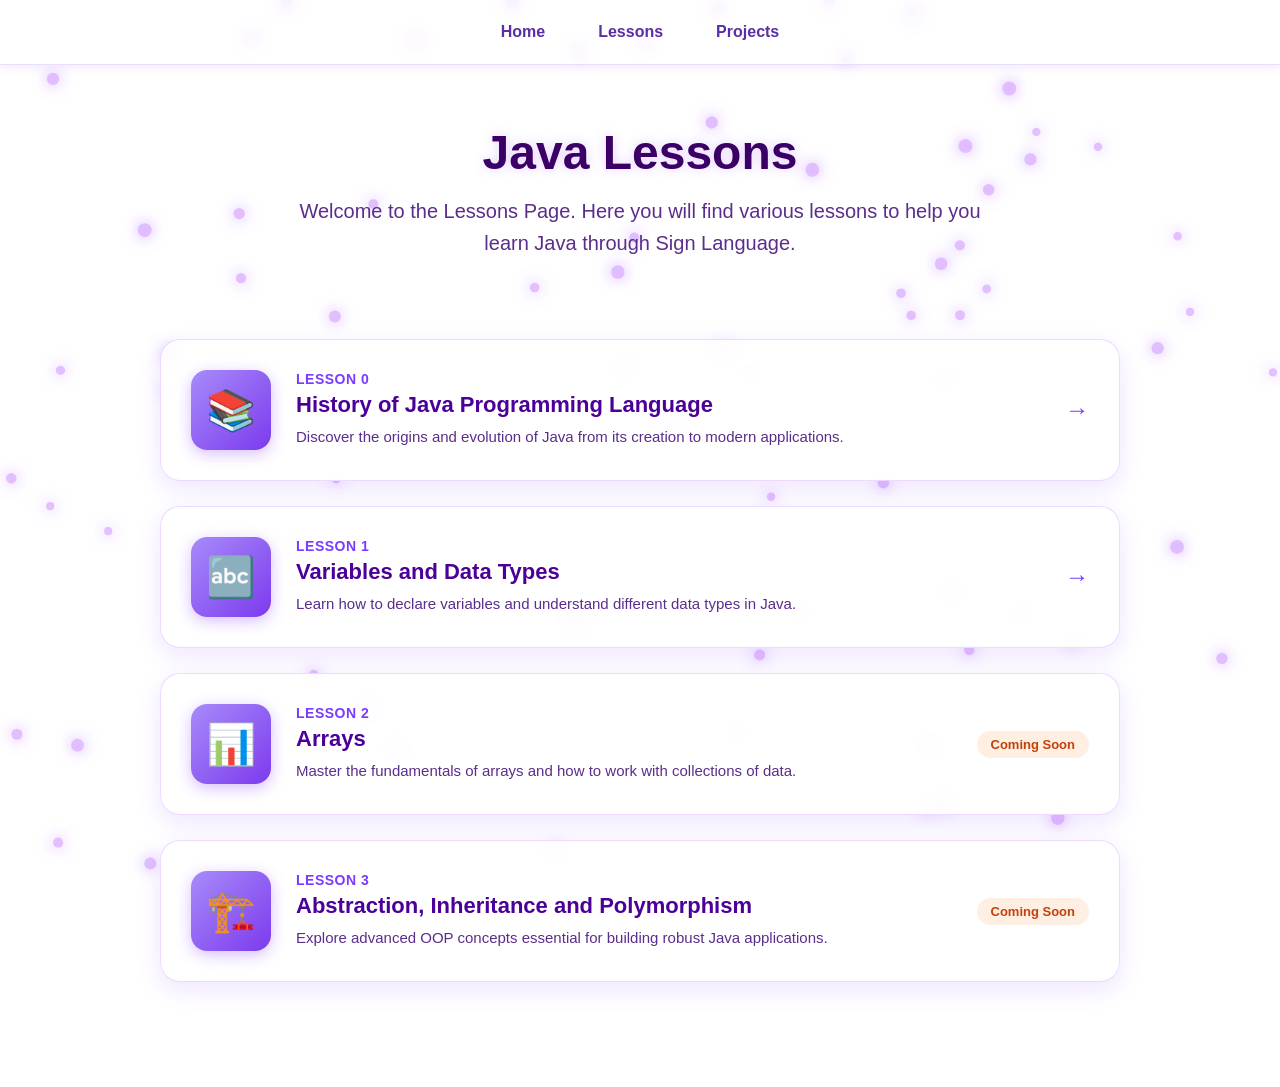
<file: lessons/index.html>
<!DOCTYPE html>
<html lang="en">

<head>
    <meta charset="UTF-8">
    <meta name="viewport" content="width=device-width, initial-scale=1.0">
    <title>Lessons - Java Sign Language Learning</title>
    <link rel="stylesheet" href="../css/lessons.css">
</head>

<body>
    
    <canvas id="waveCanvas"></canvas>
    <canvas id="particleCanvas"></canvas>

    <nav>
        <a href="../index.html">Home</a>
        <a href="index.html">Lessons</a>
        <a href="../projects/index.html">Projects</a>
    </nav>

    <div class="hero">
        <h1>Java Lessons</h1>
        <p>Welcome to the Lessons Page. Here you will find various lessons to help you learn Java through Sign Language.</p>
    </div>

    <div class="lessons-container">
        
        <!-- Lesson 0 -->
        <a href="lesson1/lesson1.html" class="lesson-card">
            <div class="lesson-icon">📚</div>
            <div class="lesson-content">
                <div class="lesson-number">Lesson 0</div>
                <div class="lesson-title">History of Java Programming Language</div>
                <div class="lesson-description">Discover the origins and evolution of Java from its creation to modern applications.</div>
            </div>
            <div class="lesson-arrow">→</div>
        </a>

        <!-- Lesson 1 -->
        <a href="lesson2/lesson2.html" class="lesson-card">
            <div class="lesson-icon">🔤</div>
            <div class="lesson-content">
                <div class="lesson-number">Lesson 1</div>
                <div class="lesson-title">Variables and Data Types</div>
                <div class="lesson-description">Learn how to declare variables and understand different data types in Java.</div>
            </div>
            <div class="lesson-arrow">→</div>
        </a>

        <!-- Lesson 2 -->
        <div class="lesson-card coming-soon">
            <div class="lesson-icon">📊</div>
            <div class="lesson-content">
                <div class="lesson-number">Lesson 2</div>
                <div class="lesson-title">Arrays</div>
                <div class="lesson-description">Master the fundamentals of arrays and how to work with collections of data.</div>
            </div>
            <span class="coming-soon-badge">Coming Soon</span>
        </div>

        <!-- Lesson 3 -->
        <div class="lesson-card coming-soon">
            <div class="lesson-icon">🏗️</div>
            <div class="lesson-content">
                <div class="lesson-number">Lesson 3</div>
                <div class="lesson-title">Abstraction, Inheritance and Polymorphism</div>
                <div class="lesson-description">Explore advanced OOP concepts essential for building robust Java applications.</div>
            </div>
            <span class="coming-soon-badge">Coming Soon</span>
        </div>

    </div>

    <script src="../js/effects.js"></script>

</body>

</html>
</file>
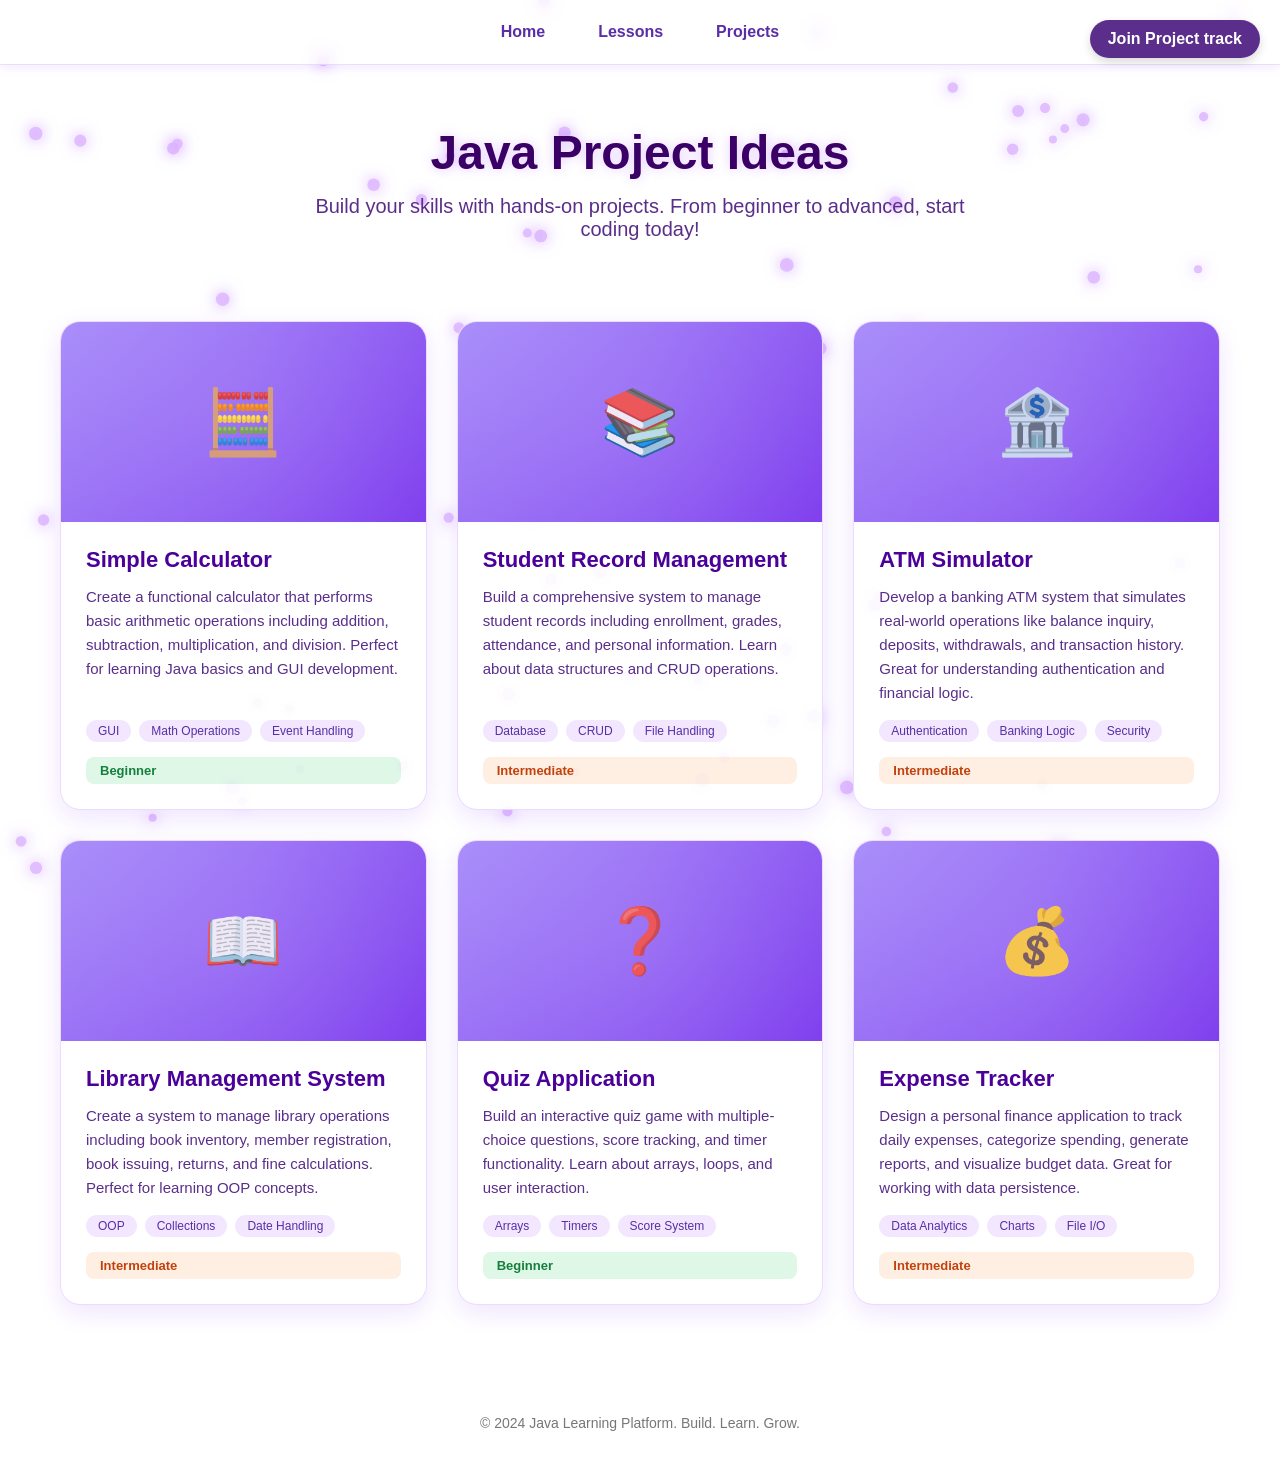
<file: projects/index.html>
<!DOCTYPE html>
<html lang="en">
<head>
<meta charset="UTF-8">
<meta name="viewport" content="width=device-width, initial-scale=1.0">
<title>Java Project Ideas</title>
<link rel="stylesheet" href="../css/projects.css">
</head>
<body>

<canvas id="waveCanvas"></canvas>
<canvas id="particleCanvas"></canvas>

<nav>
  <a href="../index.html">Home</a>
  <a href="../lessons/index.html">Lessons</a>
  <a href="#">Projects</a>
</nav>

<a href="mailto:signjava@gmail.com?subject=Java Learning Platform Inquiry" class="email-btn">
  Join Project track
</a>


<div class="hero">
  <h1>Java Project Ideas</h1>
  <p>Build your skills with hands-on projects. From beginner to advanced, start coding today!</p>
</div>

<div class="projects-container">
  
  <!-- Calculator Project -->
  <a href="calculator.html" class="project-card reveal">
    <div class="card-image">🧮</div>
    <div class="card-content">
      <h3 class="card-title">Simple Calculator</h3>
      <p class="card-description">Create a functional calculator that performs basic arithmetic operations including addition, subtraction, multiplication, and division. Perfect for learning Java basics and GUI development.</p>
      <div class="card-tags">
        <span class="tag">GUI</span>
        <span class="tag">Math Operations</span>
        <span class="tag">Event Handling</span>
      </div>
      <span class="card-difficulty difficulty-beginner">Beginner</span>
    </div>
  </a>

  <!-- Student Record System -->
  <a href="student-records.html" class="project-card reveal">
    <div class="card-image">📚</div>
    <div class="card-content">
      <h3 class="card-title">Student Record Management</h3>
      <p class="card-description">Build a comprehensive system to manage student records including enrollment, grades, attendance, and personal information. Learn about data structures and CRUD operations.</p>
      <div class="card-tags">
        <span class="tag">Database</span>
        <span class="tag">CRUD</span>
        <span class="tag">File Handling</span>
      </div>
      <span class="card-difficulty difficulty-intermediate">Intermediate</span>
    </div>
  </a>

  <!-- ATM Simulator -->
  <a href="atm.html" class="project-card reveal">
    <div class="card-image">🏦</div>
    <div class="card-content">
      <h3 class="card-title">ATM Simulator</h3>
      <p class="card-description">Develop a banking ATM system that simulates real-world operations like balance inquiry, deposits, withdrawals, and transaction history. Great for understanding authentication and financial logic.</p>
      <div class="card-tags">
        <span class="tag">Authentication</span>
        <span class="tag">Banking Logic</span>
        <span class="tag">Security</span>
      </div>
      <span class="card-difficulty difficulty-intermediate">Intermediate</span>
    </div>
  </a>

  <!-- Library Management -->
  <a href="library.html" class="project-card reveal">
    <div class="card-image">📖</div>
    <div class="card-content">
      <h3 class="card-title">Library Management System</h3>
      <p class="card-description">Create a system to manage library operations including book inventory, member registration, book issuing, returns, and fine calculations. Perfect for learning OOP concepts.</p>
      <div class="card-tags">
        <span class="tag">OOP</span>
        <span class="tag">Collections</span>
        <span class="tag">Date Handling</span>
      </div>
      <span class="card-difficulty difficulty-intermediate">Intermediate</span>
    </div>
  </a>

  <!-- Quiz Application -->
  <a href="quiz.html" class="project-card reveal">
    <div class="card-image">❓</div>
    <div class="card-content">
      <h3 class="card-title">Quiz Application</h3>
      <p class="card-description">Build an interactive quiz game with multiple-choice questions, score tracking, and timer functionality. Learn about arrays, loops, and user interaction.</p>
      <div class="card-tags">
        <span class="tag">Arrays</span>
        <span class="tag">Timers</span>
        <span class="tag">Score System</span>
      </div>
      <span class="card-difficulty difficulty-beginner">Beginner</span>
    </div>
  </a>

  <!-- Expense Tracker -->
  <a href="expense-tracker.html" class="project-card reveal">
    <div class="card-image">💰</div>
    <div class="card-content">
      <h3 class="card-title">Expense Tracker</h3>
      <p class="card-description">Design a personal finance application to track daily expenses, categorize spending, generate reports, and visualize budget data. Great for working with data persistence.</p>
      <div class="card-tags">
        <span class="tag">Data Analytics</span>
        <span class="tag">Charts</span>
        <span class="tag">File I/O</span>
      </div>
      <span class="card-difficulty difficulty-intermediate">Intermediate</span>
    </div>
  </a>

</div>

<footer>
  <p>&copy; 2024 Java Learning Platform. Build. Learn. Grow.</p>
</footer>

<script src="../js/effects.js"></script>

</body>
</html>
</file>
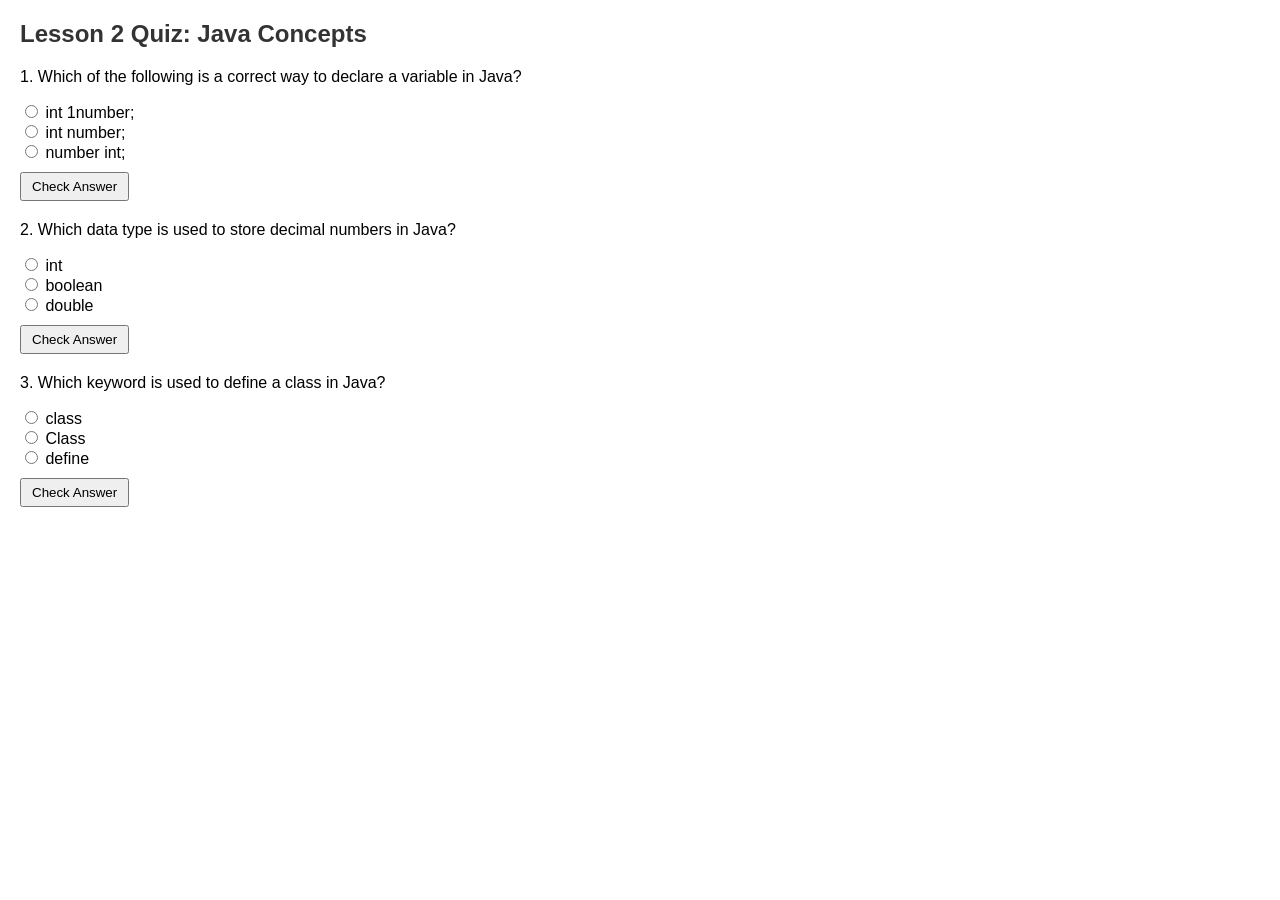
<file: lessons/lesson2/quiz2.html>
<!DOCTYPE html>
<html>

<head>
  <title>Lesson 2 Quiz</title>
  <style>
    body {
      font-family: Arial, sans-serif;
      margin: 20px;
    }

    h2 {
      color: #333;
    }

    .question {
      margin-bottom: 20px;
    }

    button {
      margin-top: 10px;
      padding: 5px 10px;
      cursor: pointer;
    }

    .feedback {
      margin-top: 10px;
      font-weight: bold;
    }

    .correct {
      color: green;
    }

    .wrong {
      color: red;
    }
  </style>
</head>

<body>
  <h2>Lesson 2 Quiz: Java Concepts</h2>

  <div class="question">
    <p>1. Which of the following is a correct way to declare a variable in Java?</p>
    <input type="radio" name="q1" value="a"> int 1number;<br>
    <input type="radio" name="q1" value="b"> int number;<br>
    <input type="radio" name="q1" value="c"> number int;<br>
    <button onclick="checkAnswer('q1', 'b', this)">Check Answer</button>
    <div class="feedback"></div>
  </div>

  <div class="question">
    <p>2. Which data type is used to store decimal numbers in Java?</p>
    <input type="radio" name="q2" value="a"> int<br>
    <input type="radio" name="q2" value="b"> boolean<br>
    <input type="radio" name="q2" value="c"> double<br>
    <button onclick="checkAnswer('q2', 'c', this)">Check Answer</button>
    <div class="feedback"></div>
  </div>

  <div class="question">
    <p>3. Which keyword is used to define a class in Java?</p>
    <input type="radio" name="q3" value="a"> class<br>
    <input type="radio" name="q3" value="b"> Class<br>
    <input type="radio" name="q3" value="c"> define<br>
    <button onclick="checkAnswer('q3', 'a', this)">Check Answer</button>
    <div class="feedback"></div>
  </div>

  <script>
    function checkAnswer(questionName, correctValue, btn) {
      const options = document.getElementsByName(questionName);
      let selected = null;
      for (const opt of options) {
        if (opt.checked) {
          selected = opt.value;
        }
      }
      const feedback = btn.nextElementSibling;
      if (!selected) {
        feedback.textContent = "Please select an answer.";
        feedback.className = "feedback wrong";
        return;
      }
      if (selected === correctValue) {
        feedback.textContent = "Correct!";
        feedback.className = "feedback correct";
      } else {
        feedback.textContent = `Wrong! The correct answer is "${correctValue}".`;
        feedback.className = "feedback wrong";
      }
    }
  </script>
</body>

</html>
</file>
<file: css/lessons.css>
* {
  margin: 0;
  padding: 0;
  box-sizing: border-box;
}

body {
  font-family: "Poppins", sans-serif;
  background: #ffffff;
  color: #3a2b4f;
  min-height: 100vh;
  overflow-x: hidden;
}

/* WAVE BACKGROUND CANVAS */
#waveCanvas, #particleCanvas {
  position: fixed;
  top: 0;
  left: 0;
  width: 100%;
  height: 100%;
  z-index: -1;
}

/* NAVBAR */
nav {
  background: rgba(255, 255, 255, 0.7);
  backdrop-filter: blur(8px);
  padding: 15px 25px;
  display: flex;
  gap: 25px;
  position: sticky;
  top: 0;
  z-index: 5;
  border-bottom: 1px solid rgba(180, 120, 255, 0.25);
  justify-content: center;
  box-shadow: 0 2px 10px rgba(120, 40, 255, 0.1);
}

nav a {
  color: #5a2ea6;
  font-weight: 600;
  text-decoration: none;
  padding: 8px 14px;
  border-radius: 6px;
  transition: 0.25s ease;
}

nav a:hover {
  background: rgba(170, 94, 255, 0.18);
  color: #3b0066;
  box-shadow: 0 0 12px rgba(170, 94, 255, 0.4);
}

/* HERO SECTION */
.hero {
  text-align: center;
  padding: 60px 20px 40px;
  animation: fadeIn 0.8s ease;
}

.hero h1 {
  font-size: 48px;
  font-weight: 700;
  color: #3b0066;
  text-shadow: 0 0 12px rgba(150, 60, 255, 0.25);
  margin-bottom: 15px;
}

.hero p {
  font-size: 20px;
  color: #5a2e8a;
  max-width: 700px;
  margin: 0 auto;
  line-height: 1.6;
}

/* LESSONS CONTAINER */
.lessons-container {
  max-width: 1000px;
  margin: 0 auto;
  padding: 40px 20px 80px;
}

/* LESSON CARD */
.lesson-card {
  background: rgba(255, 255, 255, 0.9);
  border-radius: 20px;
  padding: 30px;
  margin-bottom: 25px;
  box-shadow: 0 8px 25px rgba(120, 40, 255, 0.12);
  border: 1px solid rgba(170, 94, 255, 0.22);
  backdrop-filter: blur(8px);
  transition: all 0.3s ease;
  display: flex;
  align-items: center;
  gap: 25px;
  text-decoration: none;
  opacity: 0;
  transform: translateY(30px);
  animation: fadeUp 0.6s ease forwards;
}

.lesson-card:nth-child(1) { animation-delay: 0.1s; }
.lesson-card:nth-child(2) { animation-delay: 0.2s; }
.lesson-card:nth-child(3) { animation-delay: 0.3s; }
.lesson-card:nth-child(4) { animation-delay: 0.4s; }
.lesson-card:nth-child(5) { animation-delay: 0.5s; }
.lesson-card:nth-child(6) { animation-delay: 0.6s; }

.lesson-card:hover {
  transform: translateY(-5px);
  box-shadow: 0 12px 35px rgba(120, 40, 255, 0.25);
}

.lesson-card.coming-soon {
  opacity: 0.6;
  cursor: not-allowed;
}

.lesson-card.coming-soon:hover {
  transform: translateY(0);
  box-shadow: 0 8px 25px rgba(120, 40, 255, 0.12);
}

/* LESSON ICON */
.lesson-icon {
  width: 80px;
  height: 80px;
  background: linear-gradient(135deg, #a78bfa 0%, #7c3aed 100%);
  border-radius: 16px;
  display: flex;
  align-items: center;
  justify-content: center;
  font-size: 40px;
  flex-shrink: 0;
  box-shadow: 0 4px 15px rgba(120, 40, 255, 0.3);
}

/* LESSON CONTENT */
.lesson-content {
  flex-grow: 1;
}

.lesson-number {
  font-size: 14px;
  color: #7b3bff;
  font-weight: 600;
  text-transform: uppercase;
  letter-spacing: 0.5px;
  margin-bottom: 5px;
}

.lesson-title {
  font-size: 22px;
  color: #4b0099;
  font-weight: 600;
  margin-bottom: 8px;
}

.lesson-description {
  font-size: 15px;
  color: #5a2e8a;
  line-height: 1.5;
}

/* COMING SOON BADGE */
.coming-soon-badge {
  background: rgba(251, 146, 60, 0.15);
  color: #c2410c;
  padding: 6px 14px;
  border-radius: 20px;
  font-size: 13px;
  font-weight: 600;
  flex-shrink: 0;
}

/* ARROW ICON */
.lesson-arrow {
  font-size: 24px;
  color: #7b3bff;
  flex-shrink: 0;
  transition: transform 0.3s ease;
}

.lesson-card:hover .lesson-arrow {
  transform: translateX(5px);
}

.lesson-card.coming-soon .lesson-arrow {
  opacity: 0.3;
}

/* ANIMATIONS */
@keyframes fadeIn {
  from { opacity: 0; transform: translateY(20px); }
  to { opacity: 1; transform: translateY(0); }
}

@keyframes fadeUp {
  to {
    opacity: 1;
    transform: translateY(0);
  }
}

/* RESPONSIVE */
@media (max-width: 768px) {
  .hero h1 {
    font-size: 36px;
  }
  
  .hero p {
    font-size: 16px;
  }
  
  .lessons-container {
    padding: 30px 15px;
  }
  
  .lesson-card {
    flex-direction: column;
    text-align: center;
    padding: 25px;
  }
  
  .lesson-icon {
    width: 70px;
    height: 70px;
    font-size: 35px;
  }
  
  .lesson-title {
    font-size: 20px;
  }
  
  .lesson-arrow {
    display: none;
  }
}




/* ===== LESSON PAGE HEADER ===== */
h2 {
  text-align: center;
  font-size: 38px;
  margin: 50px 0 30px;
  color: #3b0066;
  text-shadow: 0 0 10px rgba(150, 60, 255, 0.25);
}

/* ===== VIDEO CARD ===== */
.video-card {
  max-width: 900px;
  margin: 40px auto;
  padding: 30px;
  border-radius: 20px;
  background: rgba(255, 255, 255, 0.85);
  backdrop-filter: blur(10px);
  box-shadow: 0 10px 30px rgba(120, 40, 255, 0.18);
  border: 1px solid rgba(170, 94, 255, 0.25);
  animation: fadeUp 0.8s ease forwards;
}

/* Video title */
.video-card h3 {
  font-size: 24px;
  color: #4b0099;
  margin-bottom: 18px;
  text-align: center;
  font-weight: 600;
}

/* ===== VIDEO CONTAINER ===== */
.video-container {
  background: #f2f2f8;
  padding: 18px;
  border-radius: 16px;
  box-shadow: 0 6px 20px rgba(0, 0, 0, 0.15);
}

.video-container video {
  width: 100%;
  border-radius: 12px;
  outline: none;
}

/* ===== DOWNLOAD LINK ===== */
.video-card p {
  text-align: center;
  margin-top: 18px;
}

.video-card a {
  display: inline-block;
  padding: 10px 18px;
  background: rgba(170, 94, 255, 0.18);
  color: #5a2ea6;
  font-weight: 600;
  text-decoration: none;
  border-radius: 8px;
  transition: 0.25s ease;
  box-shadow: 0 0 12px rgba(170, 94, 255, 0.25);
}

.video-card a:hover {
  background: rgba(170, 94, 255, 0.28);
  color: #3b0066;
  box-shadow: 0 0 18px rgba(170, 94, 255, 0.45);
}

/* ===== CANVAS LAYERING ===== */
#waveCanvas,
#particleCanvas {
  pointer-events: none;
}

/* ===== RESPONSIVENESS ===== */
@media (max-width: 768px) {
  h2 {
    font-size: 30px;
  }

  .video-card {
    padding: 22px;
    margin: 30px 16px;
  }

  .video-card h3 {
    font-size: 20px;
  }
}
</file>
<file: css/projects.css>
* {
  margin: 0;
  padding: 0;
  box-sizing: border-box;
}

body {
  font-family: "Poppins", sans-serif;
  background: #ffffff;
  color: #3a2b4f;
  min-height: 100vh;
  overflow-x: hidden;
}

/* WAVE BACKGROUND CANVAS */
#waveCanvas, #particleCanvas {
  position: fixed;
  top: 0;
  left: 0;
  width: 100%;
  height: 100%;
  z-index: -1;
}

/* NAVBAR */
nav {
  background: rgba(255, 255, 255, 0.7);
  backdrop-filter: blur(8px);
  padding: 15px 25px;
  display: flex;
  gap: 25px;
  position: sticky;
  top: 0;
  z-index: 5;
  border-bottom: 1px solid rgba(180, 120, 255, 0.25);
  justify-content: center;
  box-shadow: 0 2px 10px rgba(120, 40, 255, 0.1);
}

nav a {
  color: #5a2ea6;
  font-weight: 600;
  text-decoration: none;
  padding: 8px 14px;
  border-radius: 6px;
  transition: 0.25s ease;
}

nav a:hover {
  background: rgba(170, 94, 255, 0.18);
  color: #3b0066;
  box-shadow: 0 0 12px rgba(170, 94, 255, 0.4);
}

/* HERO SECTION */
.hero {
  text-align: center;
  padding: 60px 20px 40px;
  animation: fadeIn 0.8s ease;
}

.hero h1 {
  font-size: 48px;
  font-weight: 700;
  color: #3b0066;
  text-shadow: 0 0 12px rgba(150, 60, 255, 0.25);
  margin-bottom: 15px;
}

.hero p {
  font-size: 20px;
  color: #5a2e8a;
  max-width: 700px;
  margin: 0 auto;
}

/* PROJECTS CONTAINER */
.projects-container {
  max-width: 1200px;
  margin: 0 auto;
  padding: 40px 20px 80px;
  display: grid;
  grid-template-columns: repeat(auto-fit, minmax(320px, 1fr));
  gap: 30px;
}

/* PROJECT CARD */
.project-card {
  background: rgba(255, 255, 255, 0.9);
  border-radius: 20px;
  overflow: hidden;
  box-shadow: 0 8px 25px rgba(120, 40, 255, 0.12);
  border: 1px solid rgba(170, 94, 255, 0.22);
  transition: transform 0.3s ease, box-shadow 0.3s ease;
  cursor: pointer;
  text-decoration: none;
  display: flex;
  flex-direction: column;
  opacity: 0;
  transform: translateY(30px);
  transition: opacity 0.9s ease-out, transform 0.9s ease-out;
}

.project-card.show {
  opacity: 1;
  transform: translateY(0);
}

.project-card:hover {
  transform: translateY(-8px);
  box-shadow: 0 12px 35px rgba(120, 40, 255, 0.25);
}

.card-image {
  width: 100%;
  height: 200px;
  object-fit: cover;
  background: linear-gradient(135deg, #a78bfa 0%, #7c3aed 100%);
  display: flex;
  align-items: center;
  justify-content: center;
  font-size: 64px;
  color: rgba(255, 255, 255, 0.9);
  position: relative;
  overflow: hidden;
}

.card-image::before {
  content: '';
  position: absolute;
  top: -50%;
  left: -50%;
  width: 200%;
  height: 200%;
  background: radial-gradient(circle, rgba(255,255,255,0.1) 0%, transparent 70%);
  animation: pulse 4s ease-in-out infinite;
}

.card-content {
  padding: 25px;
  flex-grow: 1;
  display: flex;
  flex-direction: column;
}

.card-title {
  font-size: 22px;
  font-weight: 600;
  color: #4b0099;
  margin-bottom: 12px;
}

.card-description {
  font-size: 15px;
  line-height: 1.6;
  color: #5a2e8a;
  margin-bottom: 15px;
  flex-grow: 1;
}

.card-tags {
  display: flex;
  flex-wrap: wrap;
  gap: 8px;
  margin-bottom: 15px;
}

.tag {
  background: rgba(170, 94, 255, 0.15);
  color: #5a2ea6;
  padding: 4px 12px;
  border-radius: 20px;
  font-size: 12px;
  font-weight: 500;
}

.card-difficulty {
  display: inline-block;
  padding: 6px 14px;
  border-radius: 8px;
  font-size: 13px;
  font-weight: 600;
  margin-top: auto;
}

.difficulty-beginner {
  background: rgba(34, 197, 94, 0.15);
  color: #15803d;
}

.difficulty-intermediate {
  background: rgba(251, 146, 60, 0.15);
  color: #c2410c;
}

.difficulty-advanced {
  background: rgba(239, 68, 68, 0.15);
  color: #b91c1c;
}

/* FOOTER */
footer {
  text-align: center;
  padding: 30px 20px;
  font-size: 14px;
  color: #777;
  background: rgba(255, 255, 255, 0.5);
  backdrop-filter: blur(8px);
}

/* ANIMATIONS */
@keyframes fadeIn {
  from { opacity: 0; transform: translateY(20px); }
  to { opacity: 1; transform: translateY(0); }
}

@keyframes fadeUp {
  from { opacity: 0; transform: translateY(30px); }
  to { opacity: 1; transform: translateY(0); }
}

@keyframes pulse {
  0%, 100% { transform: translate(0, 0) scale(1); }
  50% { transform: translate(-10%, -10%) scale(1.1); }
}

/* RESPONSIVE */
@media (max-width: 768px) {
  .hero h1 {
    font-size: 36px;
  }
  
  .hero p {
    font-size: 16px;
  }
  
  .projects-container {
    grid-template-columns: 1fr;
    padding: 30px 15px;
  }
}


.email-btn {
  position: fixed;
  top: 20px;
  right: 20px;
  padding: 10px 18px;
  background-color: #5a2e8a;
  color: #ffffff;
  text-decoration: none;
  font-weight: 600;
  border-radius: 25px;
  box-shadow: 0 4px 10px rgba(0, 0, 0, 0.15);
  z-index: 1000;
  transition: background-color 0.3s ease, transform 0.2s ease;
}

.email-btn:hover {
  background-color: #4b0099;
  transform: translateY(-2px);
}
</file>
